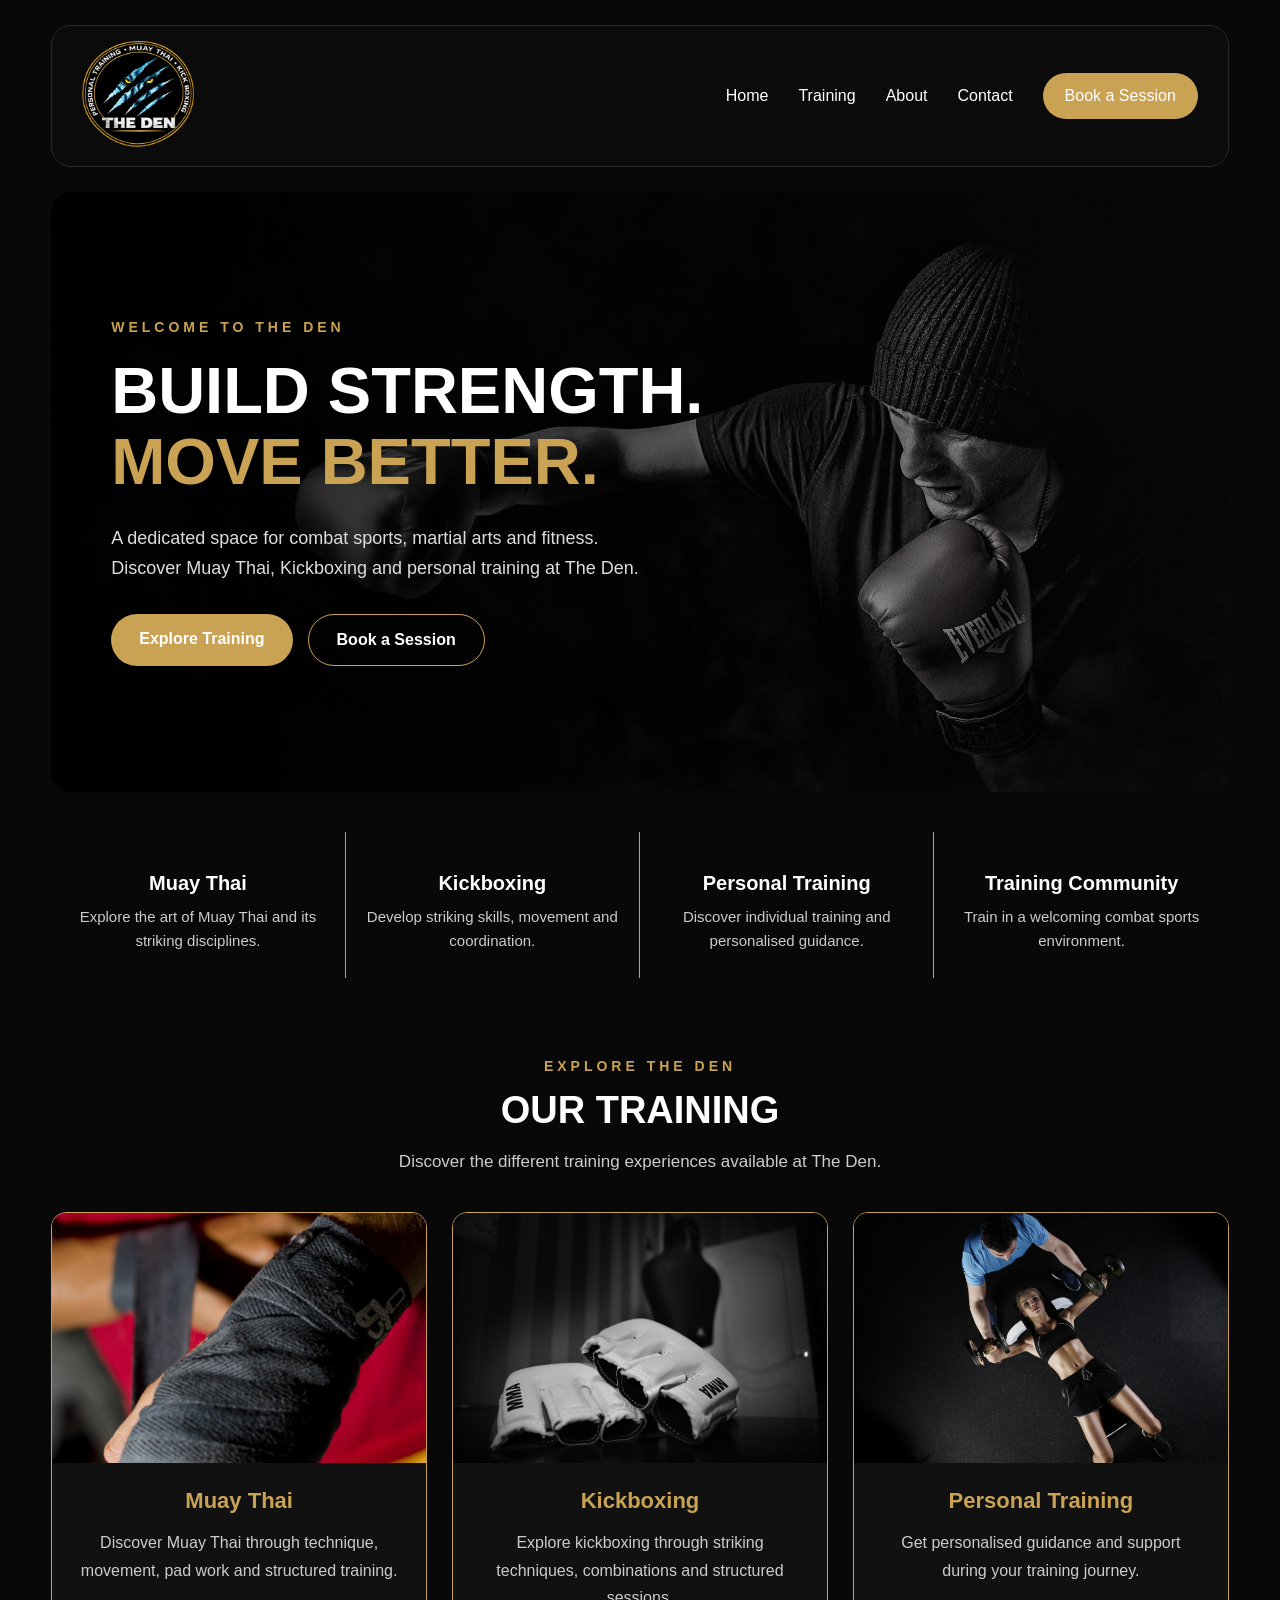
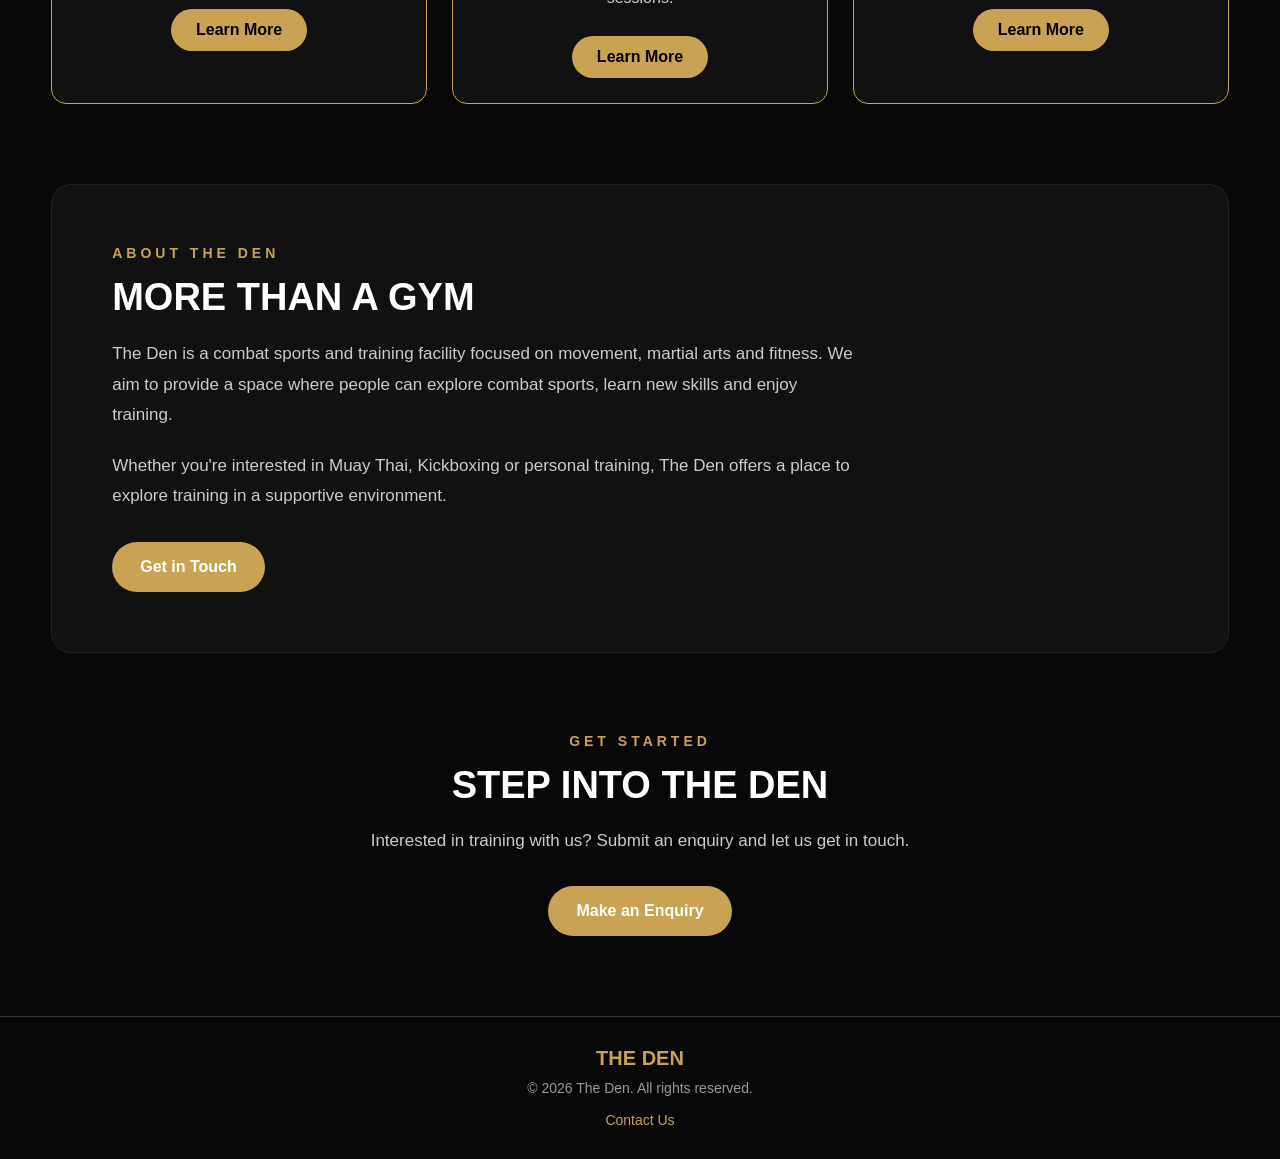
<file: index.html>
<!DOCTYPE html>
<html lang="en">
<head>
    <meta charset="UTF-8">
    <meta name="viewport" content="width=device-width, initial-scale=1.0">
    <title>The Den | Combat Sports & Training</title>
    <link rel="stylesheet" href="style.css">
</head>
<body>

    <!-- Navigation Bar -->
    <header class="navbar-container">

        <a href="index.html" class="logo">
            <img src="images/logo.png" alt="The Den Logo">
        </a>

        <nav class="navigation">
            <a href="index.html">Home</a>
            <a href="#training">Training</a>
            <a href="#about">About</a>
            <a href="booking.html">Contact</a>
            <a href="booking.html" class="book-button">Book a Session</a>
        </nav>

    </header>


    <!-- Homepage Hero Section -->
    <section class="hero">

        <div class="hero-content">

            <p class="hero-label">WELCOME TO THE DEN</p>

            <h1>
                BUILD STRENGTH.<br>
                <span>MOVE BETTER.</span>
            </h1>

            <p class="hero-description">
                A dedicated space for combat sports,
                martial arts and fitness. Discover
                Muay Thai, Kickboxing and personal
                training at The Den.
            </p>

            <div class="hero-buttons">

                <a href="#training" class="hero-button">
                    Explore Training
                </a>

                <a href="booking.html" class="secondary-button">
                    Book a Session
                </a>

            </div>

        </div>

    </section>


    <!-- Training Features -->
    <section class="features">

        <div class="feature">

            <div class="feature-icon"></div>

            <h3>Muay Thai</h3>

            <p>
                Explore the art of Muay Thai
                and its striking disciplines.
            </p>

        </div>

        <div class="feature">

            <div class="feature-icon"></div>

            <h3>Kickboxing</h3>

            <p>
                Develop striking skills,
                movement and coordination.
            </p>

        </div>

        <div class="feature">

            <div class="feature-icon"></div>

            <h3>Personal Training</h3>

            <p>
                Discover individual training
                and personalised guidance.
            </p>

        </div>

        <div class="feature">

            <div class="feature-icon"></div>

            <h3>Training Community</h3>

            <p>
                Train in a welcoming
                combat sports environment.
            </p>

        </div>

    </section>


    <!-- Training Section -->
    <section class="training-section" id="training">

        <p class="section-label">EXPLORE THE DEN</p>

        <h2>OUR TRAINING</h2>

        <p class="section-description">
            Discover the different training experiences
            available at The Den.
        </p>


        <div class="training-container">


            <!-- Muay Thai Card -->
            <div class="training-card">

                <div class="card-image muaythai-image"></div>

                <div class="card-content">

                    <h3>Muay Thai</h3>

                    <p>
                        Discover Muay Thai through
                        technique, movement, pad work
                        and structured training.
                    </p>

                    <a href="muay-thai.html" class="card-button">
                        Learn More
                    </a>

                </div>

            </div>


            <!-- Kickboxing Card -->
            <div class="training-card">

                <div class="card-image kickboxing-image"></div>

                <div class="card-content">

                    <h3>Kickboxing</h3>

                    <p>
                        Explore kickboxing through
                        striking techniques, combinations
                        and structured sessions.
                    </p>

                    <a href="kickboxing.html" class="card-button">
                        Learn More
                    </a>

                </div>

            </div>


            <!-- Personal Training Card -->
            <div class="training-card">

                <div class="card-image personal-image"></div>

                <div class="card-content">

                    <h3>Personal Training</h3>

                    <p>
                        Get personalised guidance
                        and support during your
                        training journey.
                    </p>

                    <a href="personal-training.html" class="card-button">
                        Learn More
                    </a>

                </div>

            </div>

        </div>

    </section>


    <!-- About Section -->
    <section class="about-section" id="about">

        <div class="about-content">

            <p class="section-label">ABOUT THE DEN</p>

            <h2>MORE THAN A GYM</h2>

            <p>
                The Den is a combat sports and training
                facility focused on movement, martial arts
                and fitness. We aim to provide a space
                where people can explore combat sports,
                learn new skills and enjoy training.
            </p>

            <p>
                Whether you're interested in Muay Thai,
                Kickboxing or personal training,
                The Den offers a place to explore
                training in a supportive environment.
            </p>

            <a href="booking.html" class="hero-button">
                Get in Touch
            </a>

        </div>

    </section>


    <!-- Homepage Contact Section -->
    <section class="contact-section">

        <p class="section-label">GET STARTED</p>

        <h2>STEP INTO THE DEN</h2>

        <p>
            Interested in training with us?
            Submit an enquiry and let us get in touch.
        </p>

        <a href="booking.html" class="hero-button">
            Make an Enquiry
        </a>

    </section>


    <!-- Footer -->
    <footer class="footer">

        <p>THE DEN</p>

        <p>
            &copy; 2026 The Den. All rights reserved.
        </p>

        <a href="booking.html">Contact Us</a>

    </footer>

</body>
</html>
</file>
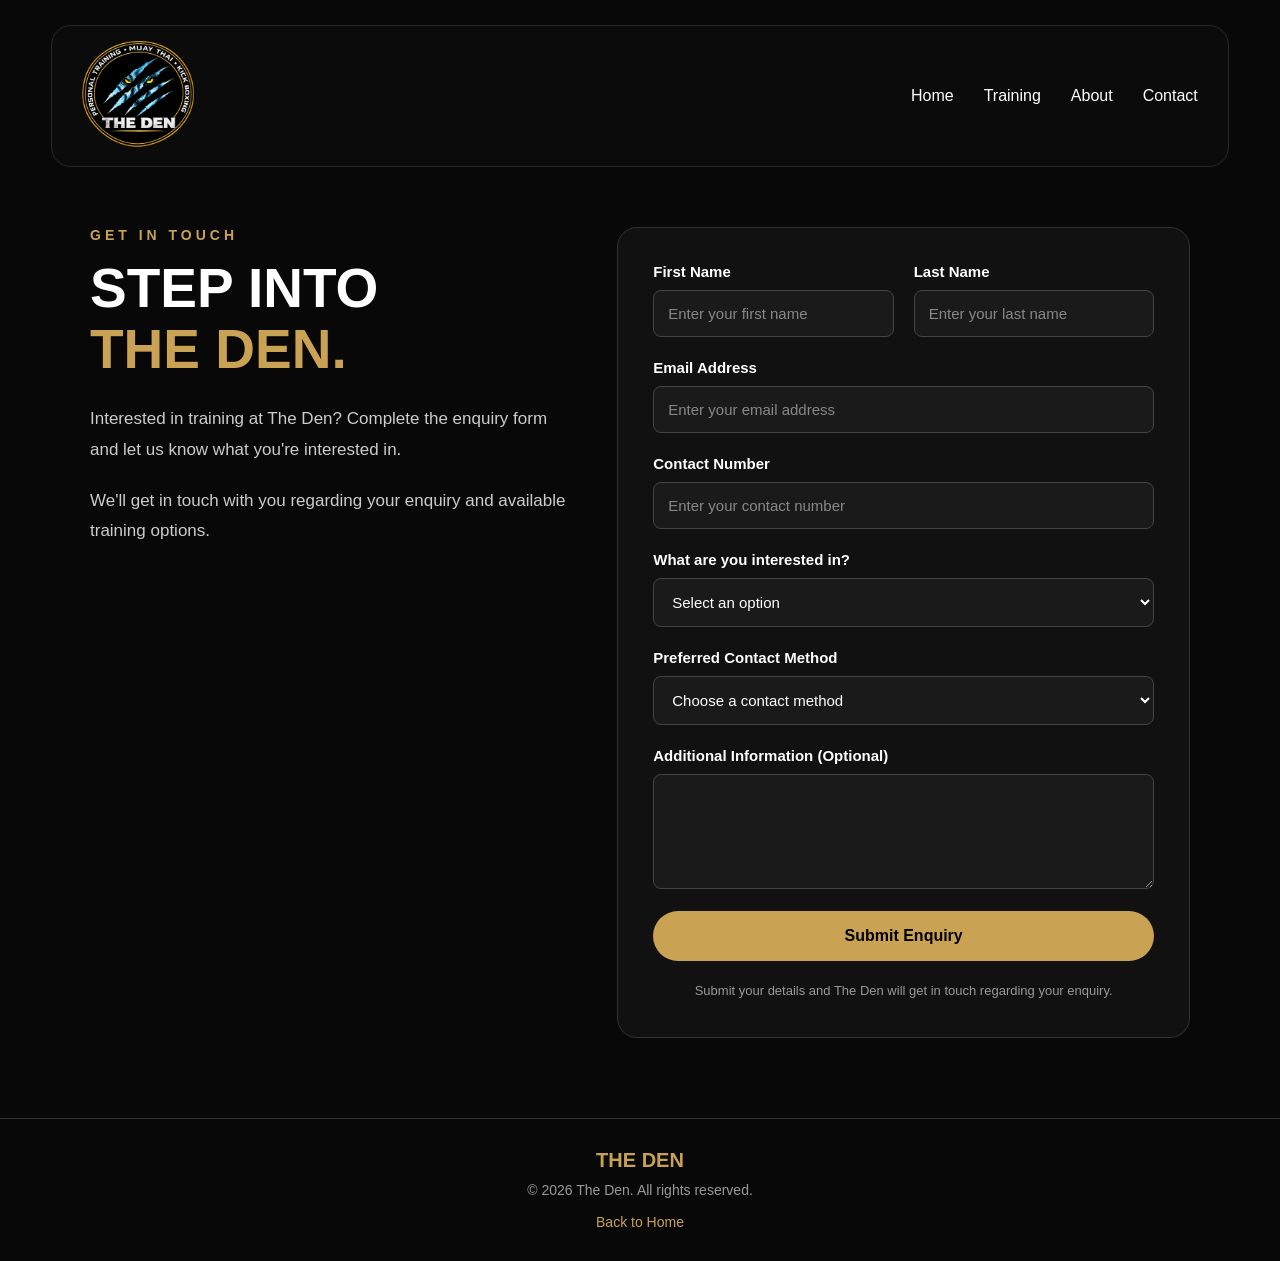
<file: booking.html>
<!DOCTYPE html>
<html lang="en">
<head>
    <meta charset="UTF-8">
    <meta name="viewport" content="width=device-width, initial-scale=1.0">
    <title>Book a Session | The Den</title>
    <link rel="stylesheet" href="style.css">
</head>
<body>

    <!-- Navigation -->
    <header class="navbar-container">

        <a href="index.html" class="logo">
            <img src="images/logo.png" alt="The Den Logo">
        </a>

        <nav class="navigation">
            <a href="index.html">Home</a>
            <a href="index.html#training">Training</a>
            <a href="index.html#about">About</a>
            <a href="booking.html">Contact</a>
        </nav>

    </header>


    <!-- Booking Section -->
    <section class="booking-section">


        <!-- Booking Introduction -->
        <div class="booking-heading">

            <p class="section-label">GET IN TOUCH</p>

            <h1>STEP INTO<br><span>THE DEN.</span></h1>

            <p>
                Interested in training at The Den?
                Complete the enquiry form and
                let us know what you're interested in.
            </p>

            <p>
                We'll get in touch with you
                regarding your enquiry and
                available training options.
            </p>

        </div>


        <!-- Booking Form -->
        <div class="booking-form-container">

            <!-- Replace YOUR_FORM_ID with your Formspree form ID -->
            <form action="https://formspree.io/f/YOUR_FORM_ID"
                  method="POST">


                <!-- First Name and Last Name -->
                <div class="form-row">

                    <div class="form-group">

                        <label for="firstName">First Name</label>

                        <input
                            type="text"
                            id="firstName"
                            name="First Name"
                            placeholder="Enter your first name"
                            required>

                    </div>


                    <div class="form-group">

                        <label for="lastName">Last Name</label>

                        <input
                            type="text"
                            id="lastName"
                            name="Last Name"
                            placeholder="Enter your last name"
                            required>

                    </div>

                </div>


                <!-- Email -->
                <div class="form-group">

                    <label for="email">Email Address</label>

                    <input
                        type="email"
                        id="email"
                        name="Email"
                        placeholder="Enter your email address"
                        required>

                </div>


                <!-- Phone -->
                <div class="form-group">

                    <label for="phone">Contact Number</label>

                    <input
                        type="tel"
                        id="phone"
                        name="Contact Number"
                        placeholder="Enter your contact number"
                        required>

                </div>


                <!-- Training Interest -->
                <div class="form-group">

                    <label for="interest">
                        What are you interested in?
                    </label>

                    <select id="interest"
                            name="Training Interest"
                            required>

                        <option value="">Select an option</option>

                        <option value="Muay Thai">
                            Muay Thai
                        </option>

                        <option value="Kickboxing">
                            Kickboxing
                        </option>

                        <option value="Personal Training">
                            Personal Training
                        </option>

                        <option value="General Enquiry">
                            General Enquiry
                        </option>

                    </select>

                </div>


                <!-- Contact Preference -->
                <div class="form-group">

                    <label for="contactMethod">
                        Preferred Contact Method
                    </label>

                    <select
                        id="contactMethod"
                        name="Preferred Contact Method"
                        required>

                        <option value="">
                            Choose a contact method
                        </option>

                        <option value="Email">
                            Email
                        </option>

                        <option value="Phone Call">
                            Phone Call
                        </option>

                        <option value="WhatsApp">
                            WhatsApp
                        </option>

                    </select>

                </div>


                <!-- Message -->
                <div class="form-group">

                    <label for="message">
                        Additional Information (Optional)
                    </label>

                    <textarea
                        id="message"
                        name="Message"
                        rows="5"
                        placeholder="Tell us a little more about your enquiry...">
                    </textarea>

                </div>


                <!-- Submit Button -->
                <button type="submit" class="form-button">
                    Submit Enquiry
                </button>


                <p class="form-note">
                    Submit your details and The Den
                    will get in touch regarding your enquiry.
                </p>

            </form>

        </div>

    </section>


    <!-- Footer -->
    <footer class="footer">

        <p>THE DEN</p>

        <p>
            &copy; 2026 The Den. All rights reserved.
        </p>

        <a href="index.html">Back to Home</a>

    </footer>


    <!-- Automatically select the training interest -->
    <script>

        // Get the interest from the URL
        const params = new URLSearchParams(window.location.search);

        const interest = params.get("interest");

        // Find the dropdown
        const interestSelect = document.getElementById("interest");

        // Select the relevant training option
        if (interest && interestSelect) {

            for (let i = 0; i < interestSelect.options.length; i++) {

                if (interestSelect.options[i].value === interest) {

                    interestSelect.selectedIndex = i;

                    break;

                }

            }

        }

    </script>

</body>
</html>
</file>
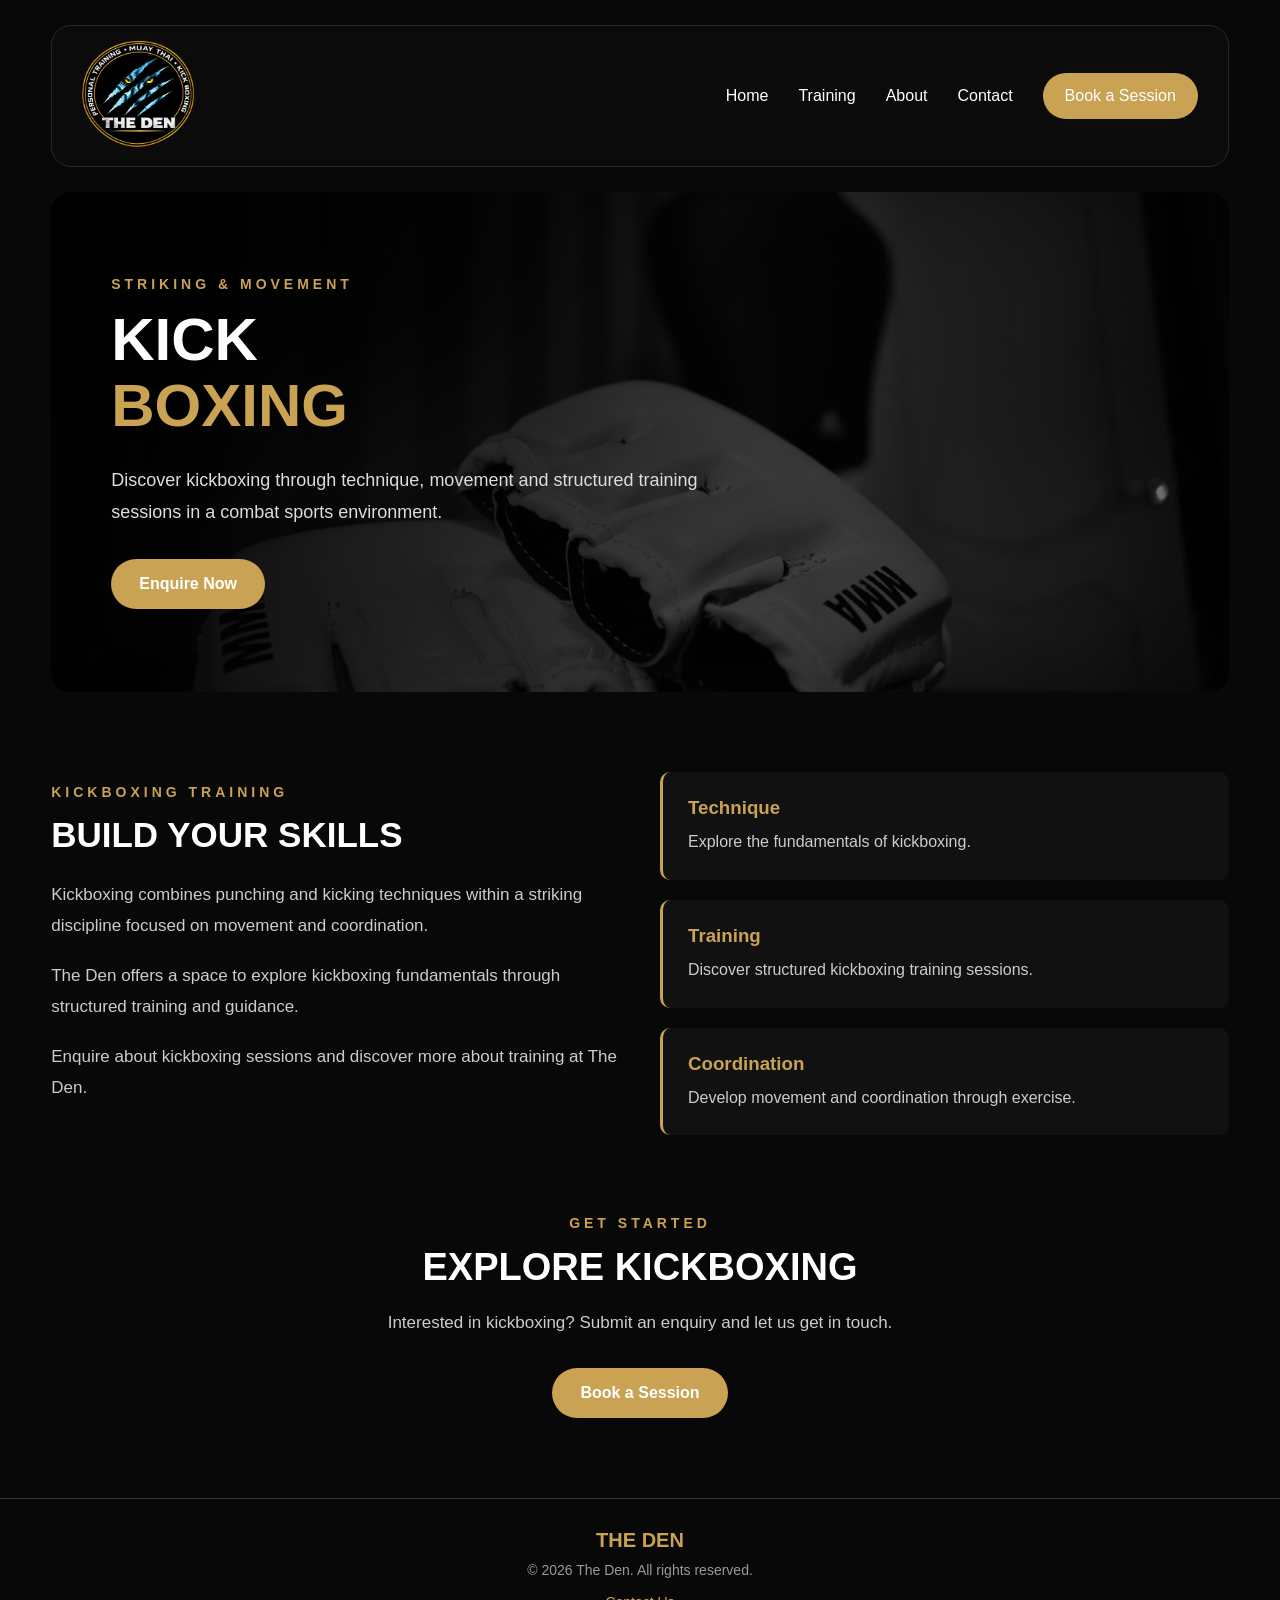
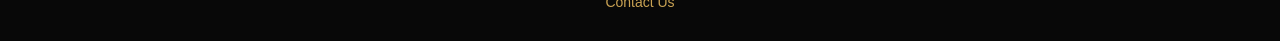
<file: kickboxing.html>
<!DOCTYPE html>
<html lang="en">
<head>
    <meta charset="UTF-8">
    <meta name="viewport" content="width=device-width, initial-scale=1.0">
    <title>Kickboxing | The Den</title>
    <link rel="stylesheet" href="style.css">
</head>
<body>

    <!-- Navigation -->
    <header class="navbar-container">

        <a href="index.html" class="logo">
            <img src="images/logo.png" alt="The Den Logo">
        </a>

        <nav class="navigation">
            <a href="index.html">Home</a>
            <a href="index.html#training">Training</a>
            <a href="index.html#about">About</a>
            <a href="booking.html">Contact</a>
            <a href="booking.html?interest=Kickboxing"
               class="book-button">Book a Session</a>
        </nav>

    </header>


    <!-- Kickboxing Hero -->
    <section class="detail-hero kickboxing-detail">

        <div class="detail-content">

            <p class="section-label">STRIKING & MOVEMENT</p>

            <h1>KICK<br><span>BOXING</span></h1>

            <p>
                Discover kickboxing through
                technique, movement and
                structured training sessions
                in a combat sports environment.
            </p>

            <a href="booking.html?interest=Kickboxing"
               class="hero-button">
                Enquire Now
            </a>

        </div>

    </section>


    <!-- Kickboxing Information -->
    <section class="detail-section">

        <div class="detail-text">

            <p class="section-label">KICKBOXING TRAINING</p>

            <h2>BUILD YOUR SKILLS</h2>

            <p>
                Kickboxing combines punching and
                kicking techniques within a striking
                discipline focused on movement
                and coordination.
            </p>

            <p>
                The Den offers a space to explore
                kickboxing fundamentals through
                structured training and guidance.
            </p>

            <p>
                Enquire about kickboxing sessions
                and discover more about training
                at The Den.
            </p>

        </div>


        <div class="detail-benefits">

            <div class="benefit">

                <h3>Technique</h3>

                <p>
                    Explore the fundamentals
                    of kickboxing.
                </p>

            </div>

            <div class="benefit">

                <h3>Training</h3>

                <p>
                    Discover structured
                    kickboxing training sessions.
                </p>

            </div>

            <div class="benefit">

                <h3>Coordination</h3>

                <p>
                    Develop movement and
                    coordination through exercise.
                </p>

            </div>

        </div>

    </section>


    <!-- Kickboxing CTA -->
    <section class="contact-section">

        <p class="section-label">GET STARTED</p>

        <h2>EXPLORE KICKBOXING</h2>

        <p>
            Interested in kickboxing?
            Submit an enquiry and let us get in touch.
        </p>

        <a href="booking.html?interest=Kickboxing"
           class="hero-button">
            Book a Session
        </a>

    </section>


    <!-- Footer -->
    <footer class="footer">

        <p>THE DEN</p>

        <p>
            &copy; 2026 The Den. All rights reserved.
        </p>

        <a href="booking.html">Contact Us</a>

    </footer>

</body>
</html>
</file>
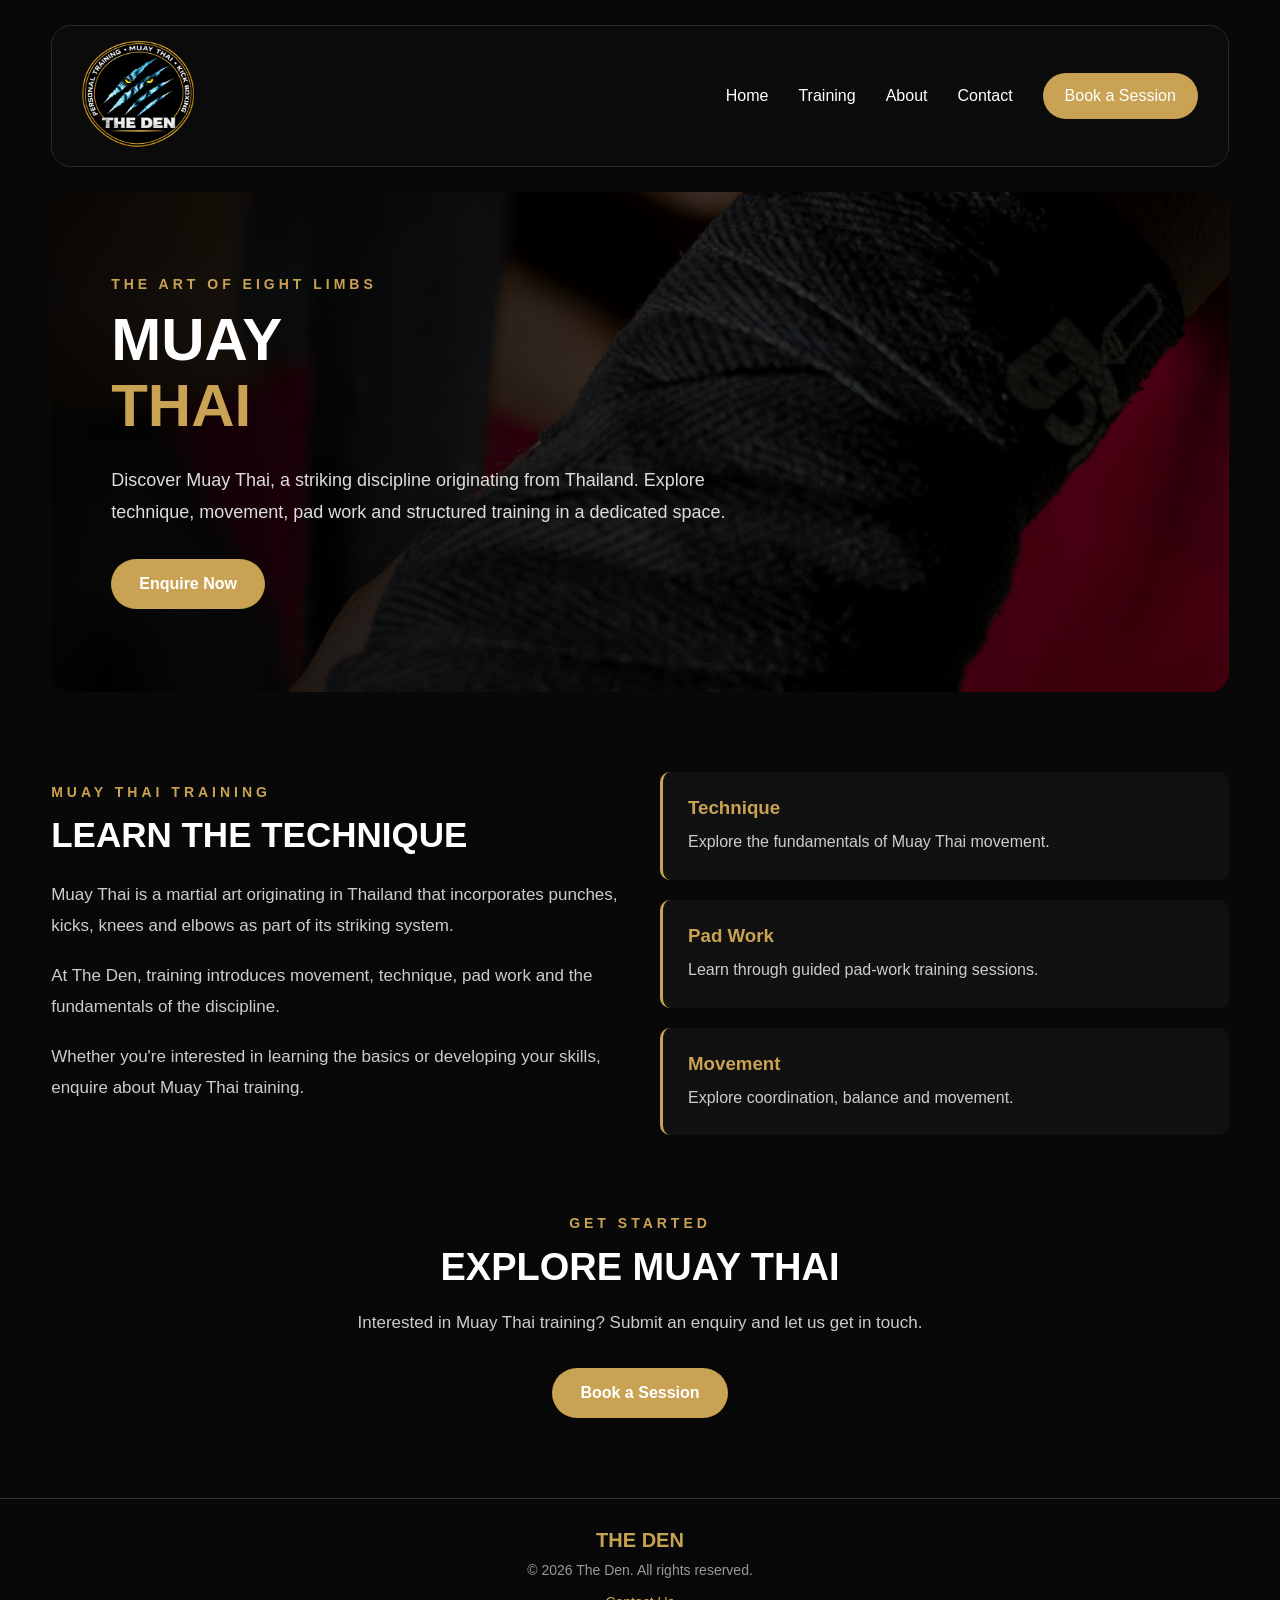
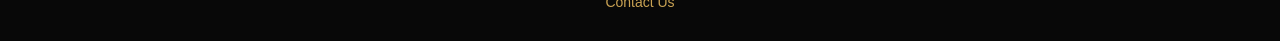
<file: muay-thai.html>
<!DOCTYPE html>
<html lang="en">
<head>
    <meta charset="UTF-8">
    <meta name="viewport" content="width=device-width, initial-scale=1.0">
    <title>Muay Thai | The Den</title>
    <link rel="stylesheet" href="style.css">
</head>
<body>

    <!-- Navigation -->
    <header class="navbar-container">

        <a href="index.html" class="logo">
            <img src="images/logo.png" alt="The Den Logo">
        </a>

        <nav class="navigation">
            <a href="index.html">Home</a>
            <a href="index.html#training">Training</a>
            <a href="index.html#about">About</a>
            <a href="booking.html">Contact</a>
            <a href="booking.html?interest=Muay%20Thai"
               class="book-button">Book a Session</a>
        </nav>

    </header>


    <!-- Muay Thai Hero -->
    <section class="detail-hero muaythai-detail">

        <div class="detail-content">

            <p class="section-label">THE ART OF EIGHT LIMBS</p>

            <h1>MUAY<br><span>THAI</span></h1>

            <p>
                Discover Muay Thai, a striking discipline
                originating from Thailand. Explore
                technique, movement, pad work and
                structured training in a dedicated space.
            </p>

            <a href="booking.html?interest=Muay%20Thai"
               class="hero-button">
                Enquire Now
            </a>

        </div>

    </section>


    <!-- Muay Thai Information -->
    <section class="detail-section">

        <div class="detail-text">

            <p class="section-label">MUAY THAI TRAINING</p>

            <h2>LEARN THE TECHNIQUE</h2>

            <p>
                Muay Thai is a martial art originating
                in Thailand that incorporates punches,
                kicks, knees and elbows as part of
                its striking system.
            </p>

            <p>
                At The Den, training introduces
                movement, technique, pad work and
                the fundamentals of the discipline.
            </p>

            <p>
                Whether you're interested in learning
                the basics or developing your skills,
                enquire about Muay Thai training.
            </p>

        </div>


        <div class="detail-benefits">

            <div class="benefit">

                <h3>Technique</h3>

                <p>
                    Explore the fundamentals
                    of Muay Thai movement.
                </p>

            </div>

            <div class="benefit">

                <h3>Pad Work</h3>

                <p>
                    Learn through guided
                    pad-work training sessions.
                </p>

            </div>

            <div class="benefit">

                <h3>Movement</h3>

                <p>
                    Explore coordination,
                    balance and movement.
                </p>

            </div>

        </div>

    </section>


    <!-- Muay Thai CTA -->
    <section class="contact-section">

        <p class="section-label">GET STARTED</p>

        <h2>EXPLORE MUAY THAI</h2>

        <p>
            Interested in Muay Thai training?
            Submit an enquiry and let us get in touch.
        </p>

        <a href="booking.html?interest=Muay%20Thai"
           class="hero-button">
            Book a Session
        </a>

    </section>


    <!-- Footer -->
    <footer class="footer">

        <p>THE DEN</p>

        <p>
            &copy; 2026 The Den. All rights reserved.
        </p>

        <a href="booking.html">Contact Us</a>

    </footer>

</body>
</html>
</file>
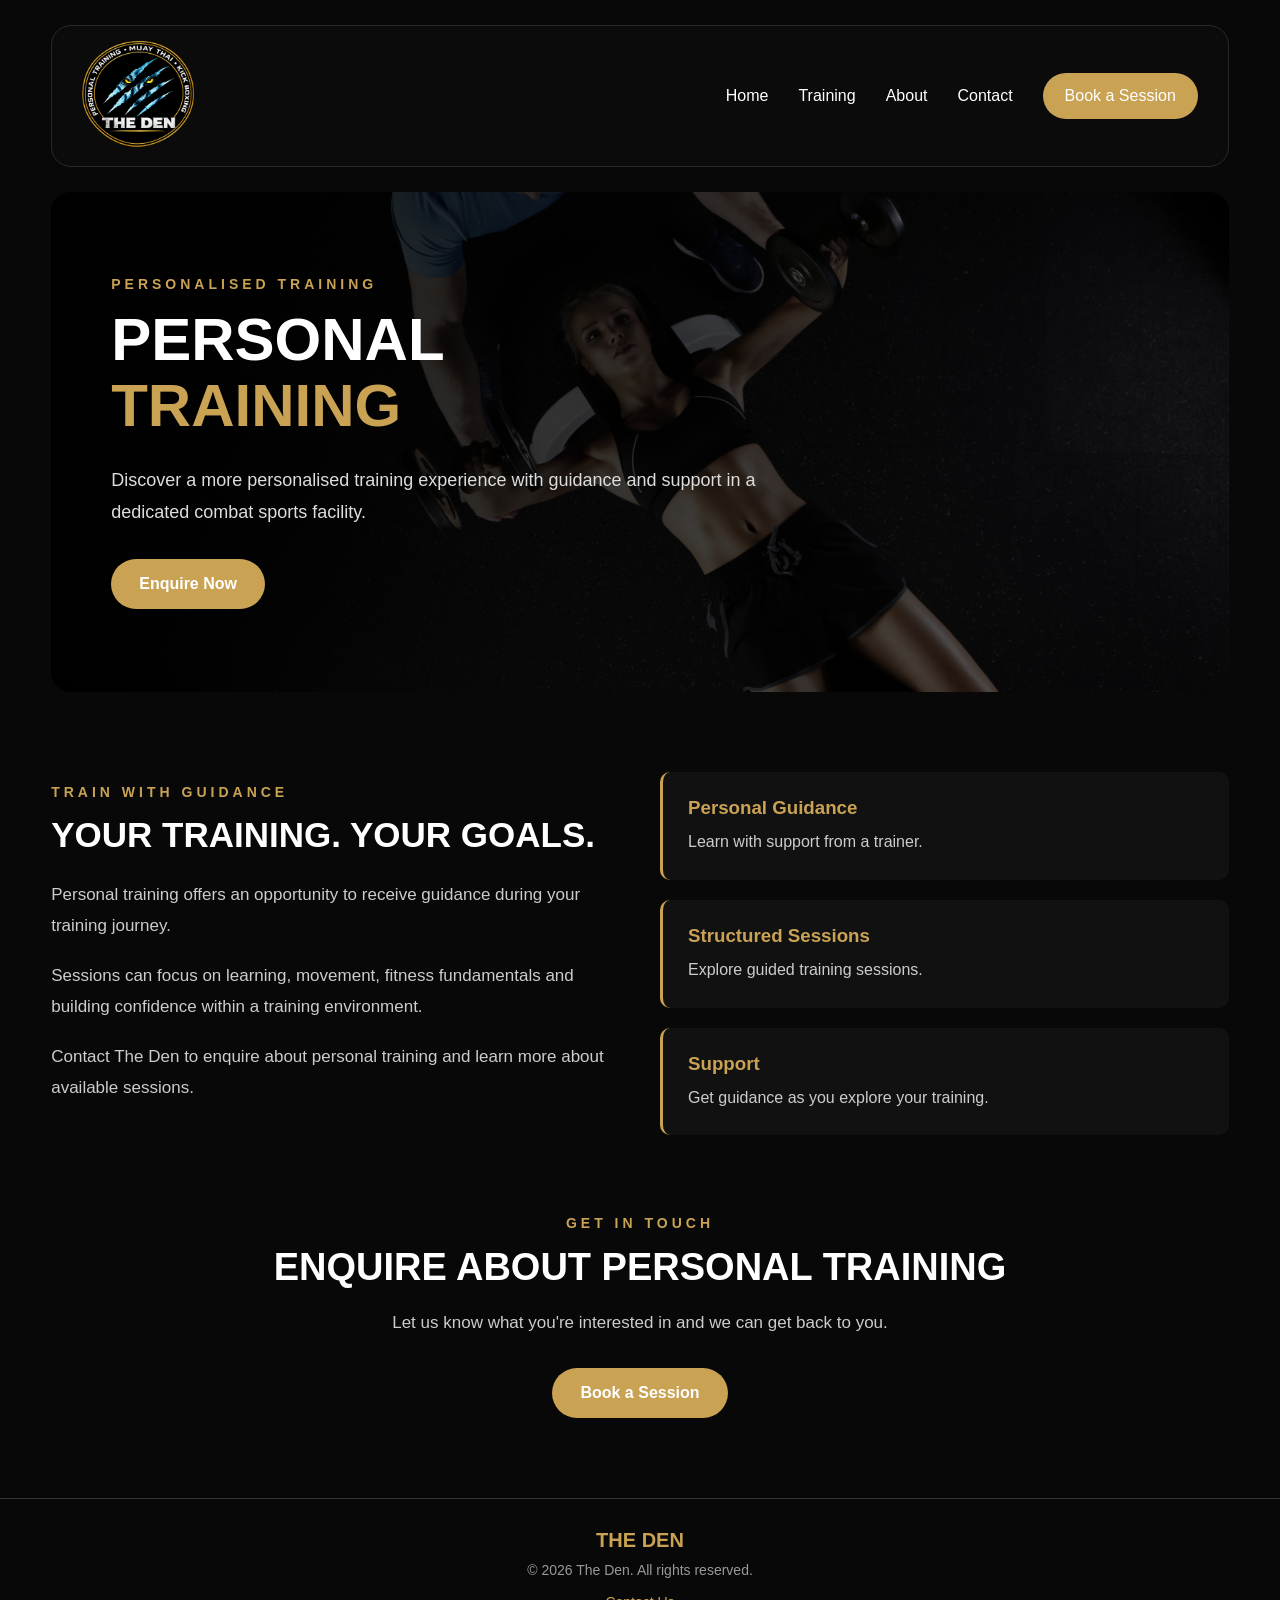
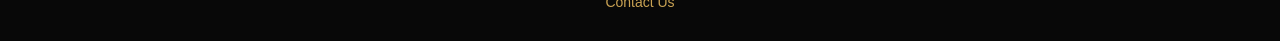
<file: personal-training.html>
<!DOCTYPE html>
<html lang="en">
<head>
    <meta charset="UTF-8">
    <meta name="viewport" content="width=device-width, initial-scale=1.0">
    <title>Personal Training | The Den</title>
    <link rel="stylesheet" href="style.css">
</head>
<body>

    <!-- Navigation -->
    <header class="navbar-container">

        <a href="index.html" class="logo">
            <img src="images/logo.png" alt="The Den Logo">
        </a>

        <nav class="navigation">
            <a href="index.html">Home</a>
            <a href="index.html#training">Training</a>
            <a href="index.html#about">About</a>
            <a href="booking.html">Contact</a>
            <a href="booking.html?interest=Personal%20Training"
               class="book-button">Book a Session</a>
        </nav>

    </header>


    <!-- Personal Training Hero -->
    <section class="detail-hero personal-detail">

        <div class="detail-content">

            <p class="section-label">PERSONALISED TRAINING</p>

            <h1>PERSONAL<br><span>TRAINING</span></h1>

            <p>
                Discover a more personalised
                training experience with guidance
                and support in a dedicated
                combat sports facility.
            </p>

            <a href="booking.html?interest=Personal%20Training"
               class="hero-button">
                Enquire Now
            </a>

        </div>

    </section>


    <!-- Personal Training Information -->
    <section class="detail-section">

        <div class="detail-text">

            <p class="section-label">TRAIN WITH GUIDANCE</p>

            <h2>YOUR TRAINING. YOUR GOALS.</h2>

            <p>
                Personal training offers an opportunity
                to receive guidance during your
                training journey.
            </p>

            <p>
                Sessions can focus on learning,
                movement, fitness fundamentals
                and building confidence within
                a training environment.
            </p>

            <p>
                Contact The Den to enquire
                about personal training and
                learn more about available sessions.
            </p>

        </div>


        <div class="detail-benefits">

            <div class="benefit">

                <h3>Personal Guidance</h3>

                <p>
                    Learn with support
                    from a trainer.
                </p>

            </div>

            <div class="benefit">

                <h3>Structured Sessions</h3>

                <p>
                    Explore guided
                    training sessions.
                </p>

            </div>

            <div class="benefit">

                <h3>Support</h3>

                <p>
                    Get guidance as you
                    explore your training.
                </p>

            </div>

        </div>

    </section>


    <!-- Personal Training CTA -->
    <section class="contact-section">

        <p class="section-label">GET IN TOUCH</p>

        <h2>ENQUIRE ABOUT PERSONAL TRAINING</h2>

        <p>
            Let us know what you're interested in
            and we can get back to you.
        </p>

        <a href="booking.html?interest=Personal%20Training"
           class="hero-button">
            Book a Session
        </a>

    </section>


    <!-- Footer -->
    <footer class="footer">

        <p>THE DEN</p>

        <p>
            &copy; 2026 The Den. All rights reserved.
        </p>

        <a href="booking.html">Contact Us</a>

    </footer>

</body>
</html>
</file>
<file: style.css>
/* ========================================
   GENERAL STYLING
======================================== */

* {
    margin: 0;
    padding: 0;
    box-sizing: border-box;
}

html {
    scroll-behavior: smooth;
}

body {
    background-color: #080808;
    color: white;
    font-family: Arial, sans-serif;
}

:root {
    --gold: #c9a253;
    --gold-hover: #a9823e;
    --black: #080808;
    --card-black: #111111;
    --white: #ffffff;
    --grey: #cccccc;
}


/* ========================================
   NAVIGATION BAR
======================================== */

.navbar-container {
    background-color: #0b0b0b;
    width: 92%;
    margin: 25px auto;
    padding: 15px 30px;
    min-height: 125px;

    border-radius: 20px;
    border: 1px solid #292929;

    display: flex;
    justify-content: space-between;
    align-items: center;
}

/* Logo */
.logo img {
    width: 115px;
    height: auto;
    display: block;
}

/* Navigation links */
.navigation {
    display: flex;
    align-items: center;
    gap: 30px;
}

.navigation a {
    text-decoration: none;
    color: white;
    font-size: 16px;
    font-weight: 500;
    transition: 0.3s;
}

.navigation a:hover {
    color: var(--gold);
}

/* Book a Session button */
.navigation .book-button {
    background-color: var(--gold);
    color: white;
    padding: 14px 22px;
    border-radius: 30px;
    transition: 0.3s;
}

.navigation .book-button:hover {
    background-color: var(--gold-hover);
    color: white;
}


/* ========================================
   HOMEPAGE HERO SECTION
======================================== */

.hero {
    width: 92%;
    min-height: 600px;
    margin: 0 auto;
    border-radius: 20px;

    background-image:
        linear-gradient(
            to right,
            rgba(0, 0, 0, 0.95),
            rgba(0, 0, 0, 0.65),
            rgba(0, 0, 0, 0.15)
        ),
        url("images/hero.jpg");

    background-size: cover;
    background-position: center;
    background-repeat: no-repeat;

    display: flex;
    align-items: center;

    padding: 60px;
}

/* Hero content */
.hero-content {
    max-width: 650px;
}

.hero-label {
    color: var(--gold);
    font-size: 14px;
    letter-spacing: 4px;
    font-weight: bold;
    margin-bottom: 20px;
}

.hero h1 {
    font-size: 65px;
    line-height: 1.1;
    font-weight: bold;
    margin-bottom: 25px;
}

.hero h1 span {
    color: var(--gold);
}

.hero-description {
    color: #dddddd;
    font-size: 18px;
    line-height: 1.7;
    max-width: 550px;
    margin-bottom: 30px;
}

/* Hero buttons */
.hero-buttons {
    display: flex;
    flex-wrap: wrap;
    gap: 15px;
}

.hero-button {
    display: inline-block;
    background-color: var(--gold);
    color: white;
    text-decoration: none;

    padding: 16px 28px;
    border-radius: 35px;
    font-weight: bold;

    transition: 0.3s;
}

.hero-button:hover {
    background-color: var(--gold-hover);
}

/* Secondary button */
.secondary-button {
    display: inline-block;
    border: 1px solid var(--gold);
    color: white;
    text-decoration: none;

    padding: 16px 28px;
    border-radius: 35px;
    font-weight: bold;

    transition: 0.3s;
}

.secondary-button:hover {
    background-color: var(--gold);
}


/* ========================================
   FEATURES SECTION
======================================== */

.features {
    width: 92%;
    margin: 40px auto;

    display: grid;
    grid-template-columns: repeat(4, 1fr);
}

.feature {
    text-align: center;
    padding: 25px 20px;

    border-right: 1px solid var(--gold);
}

.feature:last-child {
    border-right: none;
}

/* Feature icons */
.feature-icon {
    font-size: 35px;
    margin-bottom: 15px;
}

.feature h3 {
    color: white;
    font-size: 20px;
    margin-bottom: 10px;
}

.feature p {
    color: var(--grey);
    font-size: 15px;
    line-height: 1.6;
}


/* ========================================
   TRAINING SECTION
======================================== */

.training-section {
    width: 92%;
    margin: 80px auto;
    text-align: center;
}

.section-label {
    color: var(--gold);
    font-size: 14px;
    letter-spacing: 4px;
    font-weight: bold;
    margin-bottom: 15px;
}

.training-section h2,
.about-section h2,
.contact-section h2 {
    font-size: 38px;
    margin-bottom: 20px;
}

.section-description {
    color: var(--grey);
    font-size: 17px;
    margin-bottom: 40px;
}

/* Training cards */
.training-container {
    display: grid;
    grid-template-columns: repeat(3, 1fr);
    gap: 25px;
}

.training-card {
    background-color: var(--card-black);
    border: 1px solid var(--gold);
    border-radius: 15px;
    overflow: hidden;

    transition: 0.3s;
}

.training-card:hover {
    transform: translateY(-5px);
    box-shadow: 0 0 15px rgba(201, 162, 83, 0.2);
}

/* Card images */
.card-image {
    height: 250px;
    background-size: cover;
    background-position: center;
}

/* Muay Thai image */
.muaythai-image {
    background-image: url("images/muaythai.jpg");
}

/* Kickboxing image */
.kickboxing-image {
    background-image: url("images/kickboxing.jpg");
}

/* Personal training image */
.personal-image {
    background-image: url("images/personal.jpg");
}

/* Card content */
.card-content {
    padding: 25px;
}

.card-content h3 {
    color: var(--gold);
    font-size: 22px;
    margin-bottom: 15px;
}

.card-content p {
    color: var(--grey);
    line-height: 1.7;
    margin-bottom: 25px;
}

/* Card buttons */
.card-button {
    display: inline-block;
    background-color: var(--gold);
    color: black;

    text-decoration: none;
    font-weight: bold;

    padding: 12px 25px;
    border-radius: 30px;

    transition: 0.3s;
}

.card-button:hover {
    background-color: #e0bb72;
}


/* ========================================
   ABOUT SECTION
======================================== */

.about-section {
    width: 92%;
    margin: 80px auto;

    background-color: var(--card-black);
    border: 1px solid #222222;
    border-radius: 20px;

    padding: 60px;
}

.about-content {
    max-width: 750px;
}

.about-section p:not(.section-label) {
    color: var(--grey);
    font-size: 17px;
    line-height: 1.8;
    margin-bottom: 20px;
}

.about-section .hero-button {
    margin-top: 10px;
}


/* ========================================
   CONTACT SECTION
======================================== */

.contact-section {
    width: 92%;
    margin: 80px auto;
    text-align: center;
}

.contact-section p:not(.section-label) {
    color: var(--grey);
    font-size: 17px;
    line-height: 1.7;
    margin-bottom: 30px;
}


/* ========================================
   DETAIL PAGE HERO SECTIONS
======================================== */

.detail-hero {
    width: 92%;
    min-height: 500px;
    margin: 0 auto;
    border-radius: 20px;
    padding: 60px;

    display: flex;
    align-items: center;

    background-size: cover;
    background-position: center;
    background-repeat: no-repeat;
}

/* Muay Thai hero */
.muaythai-detail {
    background-image:
        linear-gradient(
            to right,
            rgba(0, 0, 0, 0.95),
            rgba(0, 0, 0, 0.55)
        ),
        url("images/muaythai.jpg");
}

/* Kickboxing hero */
.kickboxing-detail {
    background-image:
        linear-gradient(
            to right,
            rgba(0, 0, 0, 0.95),
            rgba(0, 0, 0, 0.55)
        ),
        url("images/kickboxing.jpg");
}

/* Personal training hero */
.personal-detail {
    background-image:
        linear-gradient(
            to right,
            rgba(0, 0, 0, 0.95),
            rgba(0, 0, 0, 0.55)
        ),
        url("images/personal.jpg");
}

/* Detail page content */
.detail-content {
    max-width: 650px;
}

.detail-content h1 {
    font-size: 60px;
    line-height: 1.1;
    margin-bottom: 25px;
}

.detail-content h1 span {
    color: var(--gold);
}

.detail-content p:not(.section-label) {
    font-size: 18px;
    color: #dddddd;
    line-height: 1.8;
    margin-bottom: 30px;
}


/* ========================================
   DETAIL INFORMATION SECTION
======================================== */

.detail-section {
    width: 92%;
    margin: 80px auto;

    display: grid;
    grid-template-columns: 1fr 1fr;
    gap: 40px;
    align-items: center;
}

.detail-text h2 {
    font-size: 35px;
    margin-bottom: 25px;
}

.detail-text p:not(.section-label) {
    color: var(--grey);
    font-size: 17px;
    line-height: 1.8;
    margin-bottom: 20px;
}

/* Training benefits */
.detail-benefits {
    display: grid;
    gap: 20px;
}

.benefit {
    background-color: var(--card-black);
    border-left: 3px solid var(--gold);
    padding: 25px;
    border-radius: 10px;
}

.benefit h3 {
    color: var(--gold);
    margin-bottom: 10px;
}

.benefit p {
    color: var(--grey);
    line-height: 1.6;
}


/* ========================================
   BOOKING / ENQUIRY PAGE
======================================== */

.booking-section {
    width: 92%;
    max-width: 1100px;
    margin: 60px auto 80px;

    display: grid;
    grid-template-columns: 1fr 1.2fr;
    gap: 50px;
    align-items: start;
}

/* Booking introduction */
.booking-heading {
    position: sticky;
    top: 30px;
}

.booking-heading h1 {
    font-size: 55px;
    line-height: 1.1;
    margin-bottom: 25px;
}

.booking-heading h1 span {
    color: var(--gold);
}

.booking-heading p:not(.section-label) {
    color: var(--grey);
    font-size: 17px;
    line-height: 1.8;
    margin-bottom: 20px;
}

/* Form container */
.booking-form-container {
    background-color: var(--card-black);
    border: 1px solid #333333;
    border-radius: 20px;
    padding: 35px;
}

/* Form layout */
.form-row {
    display: grid;
    grid-template-columns: 1fr 1fr;
    gap: 20px;
}

.form-group {
    display: flex;
    flex-direction: column;
    margin-bottom: 22px;
}

.form-group label {
    color: white;
    font-size: 15px;
    font-weight: bold;
    margin-bottom: 10px;
}

/* Inputs, dropdowns and textareas */
.form-group input,
.form-group select,
.form-group textarea {
    width: 100%;
    padding: 14px;

    background-color: #1a1a1a;
    color: white;

    border: 1px solid #444444;
    border-radius: 8px;

    font-family: Arial, sans-serif;
    font-size: 15px;
}

/* Focus styling */
.form-group input:focus,
.form-group select:focus,
.form-group textarea:focus {
    outline: none;
    border-color: var(--gold);
    box-shadow: 0 0 5px rgba(201, 162, 83, 0.3);
}

/* Placeholders */
.form-group input::placeholder,
.form-group textarea::placeholder {
    color: #888888;
}

/* Textarea */
.form-group textarea {
    resize: vertical;
}

/* Submit button */
.form-button {
    width: 100%;
    background-color: var(--gold);
    color: black;

    border: none;
    border-radius: 30px;

    padding: 16px;
    font-size: 16px;
    font-weight: bold;

    cursor: pointer;
    transition: 0.3s;
}

.form-button:hover {
    background-color: #e0bb72;
}

/* Form note */
.form-note {
    color: #999999;
    font-size: 13px;
    line-height: 1.6;
    margin-top: 20px;
    text-align: center;
}


/* ========================================
   FOOTER
======================================== */

.footer {
    border-top: 1px solid #333333;
    padding: 30px;
    text-align: center;
}

.footer p:first-child {
    color: var(--gold);
    font-weight: bold;
    font-size: 20px;
    margin-bottom: 10px;
}

.footer p:nth-child(2) {
    color: #999999;
    font-size: 14px;
    margin-bottom: 15px;
}

.footer a {
    color: var(--gold);
    text-decoration: none;
    font-size: 14px;
}

.footer a:hover {
    text-decoration: underline;
}


/* ========================================
   TABLET RESPONSIVE DESIGN
======================================== */

@media (max-width: 900px) {

    /* Navigation */
    .navbar-container {
        flex-direction: column;
        gap: 20px;
    }

    .navigation {
        flex-wrap: wrap;
        justify-content: center;
    }

    /* Hero */
    .hero {
        padding: 40px;
    }

    .hero h1 {
        font-size: 50px;
    }

    /* Features */
    .features {
        grid-template-columns: repeat(2, 1fr);
    }

    .feature:nth-child(2) {
        border-right: none;
    }

    /* Training cards */
    .training-container {
        grid-template-columns: 1fr;
    }

    /* Detail pages */
    .detail-section {
        grid-template-columns: 1fr;
    }

    /* Booking */
    .booking-section {
        grid-template-columns: 1fr;
    }

    .booking-heading {
        position: static;
    }

}


/* ========================================
   MOBILE RESPONSIVE DESIGN
======================================== */

@media (max-width: 600px) {

    /* Navigation */
    .navbar-container {
        padding: 20px;
        flex-direction: column;
        gap: 20px;
    }

    .logo img {
        width: 100px;
    }

    .navigation {
        gap: 15px;
        flex-wrap: wrap;
        justify-content: center;
    }

    .navigation a {
        font-size: 14px;
    }

    /* Hero */
    .hero {
        min-height: 450px;
        padding: 25px;
    }

    .hero h1 {
        font-size: 40px;
    }

    .hero-description {
        font-size: 16px;
    }

    .hero-buttons {
        flex-direction: column;
        align-items: flex-start;
    }

    /* Features */
    .features {
        grid-template-columns: 1fr;
    }

    .feature {
        border-right: none;
        border-bottom: 1px solid var(--gold);
    }

    .feature:last-child {
        border-bottom: none;
    }

    /* Training */
    .training-section h2,
    .about-section h2,
    .contact-section h2 {
        font-size: 28px;
    }

    /* About */
    .about-section {
        padding: 30px;
    }

    /* Detail pages */
    .detail-hero {
        padding: 30px;
        min-height: 400px;
    }

    .detail-content h1 {
        font-size: 40px;
    }

    .detail-content p:not(.section-label) {
        font-size: 16px;
    }

    .detail-text h2 {
        font-size: 28px;
    }

    /* Booking */
    .booking-heading h1 {
        font-size: 40px;
    }

    .booking-form-container {
        padding: 20px;
    }

    .form-row {
        grid-template-columns: 1fr;
        gap: 0;
    }

}
</file>
